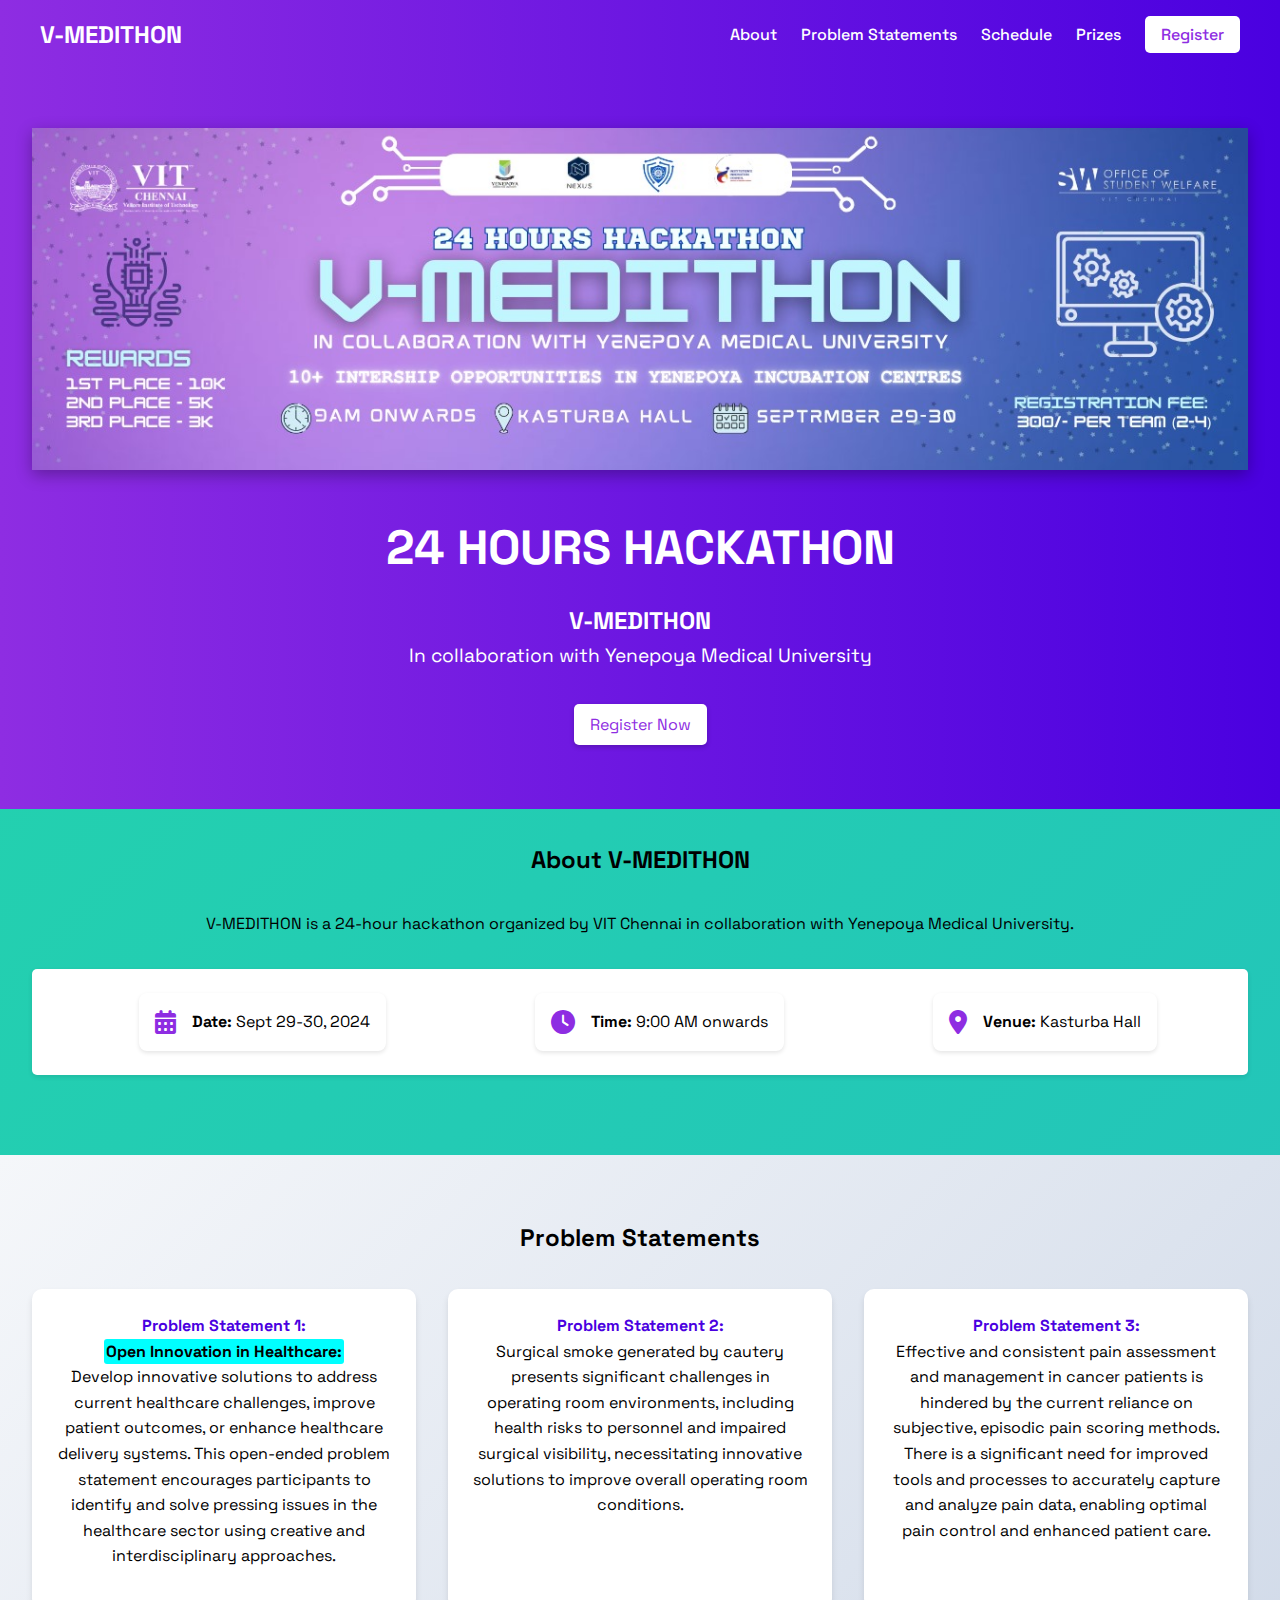
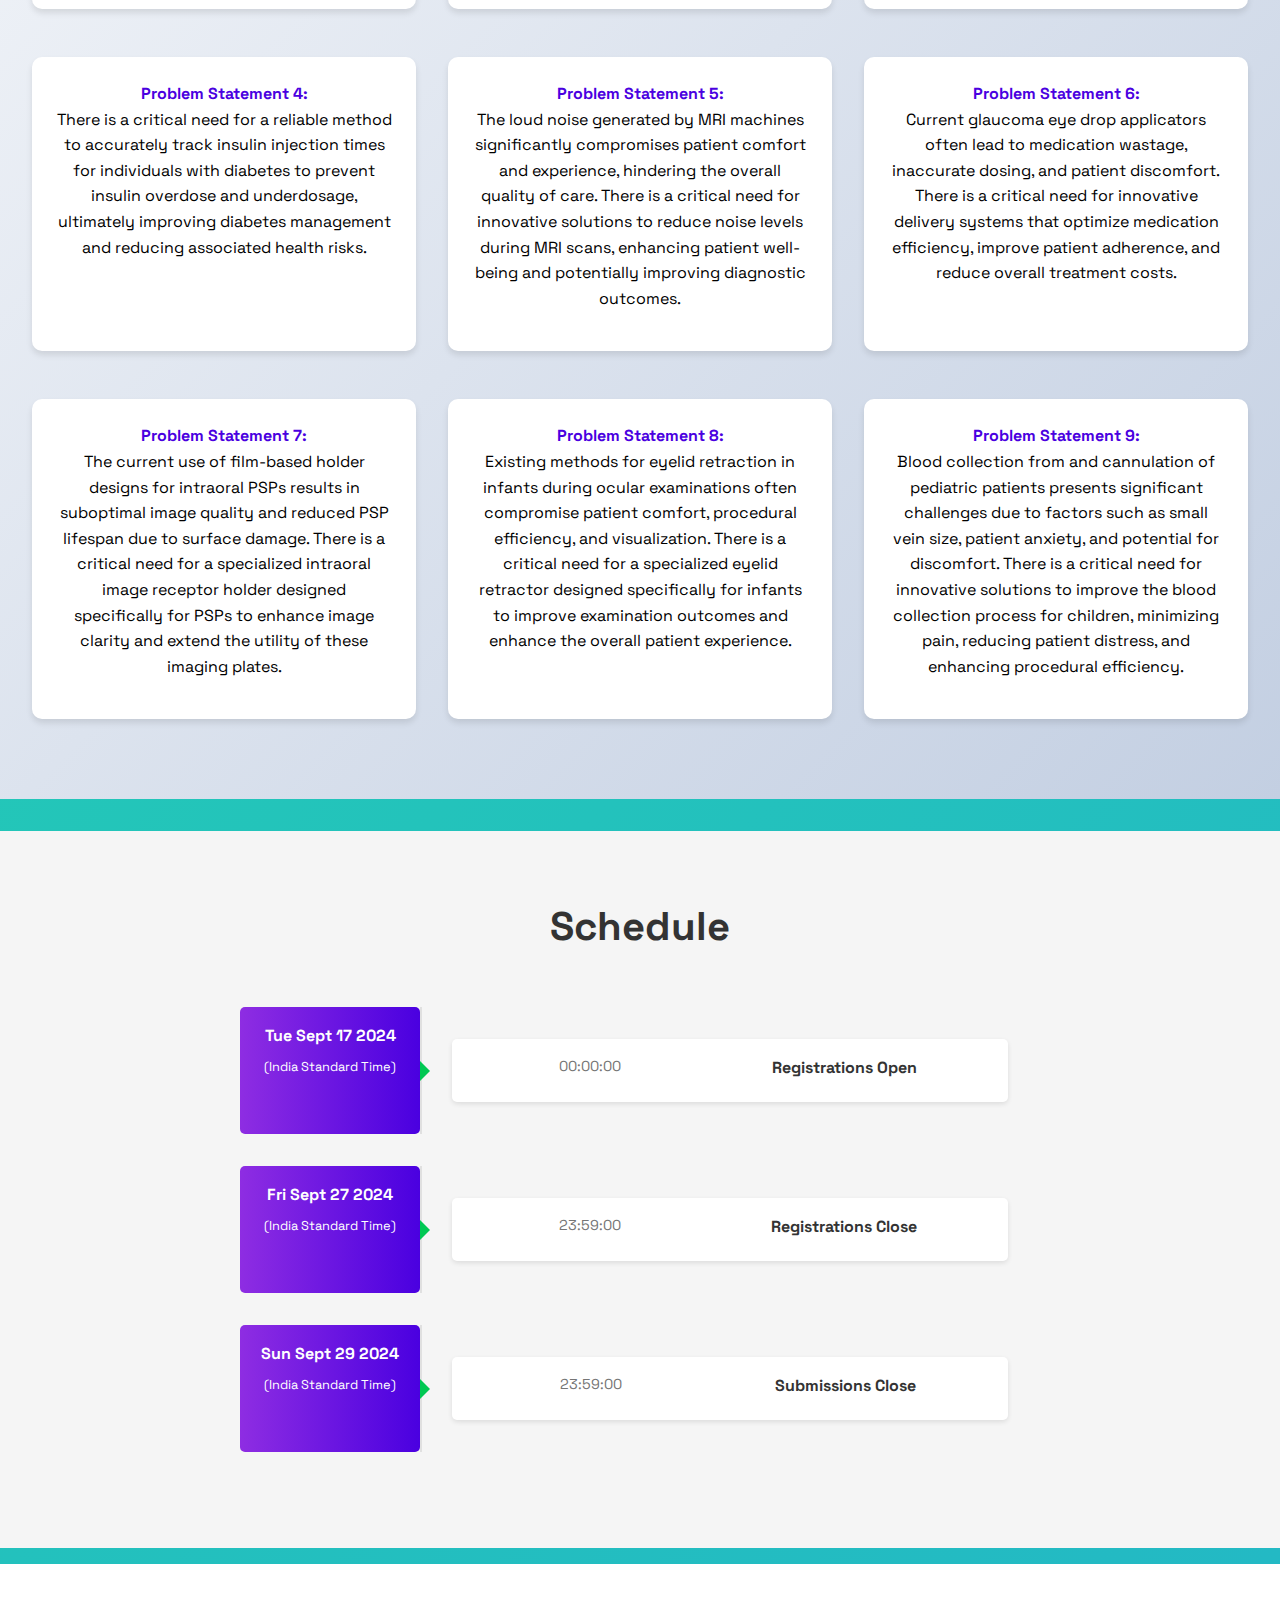
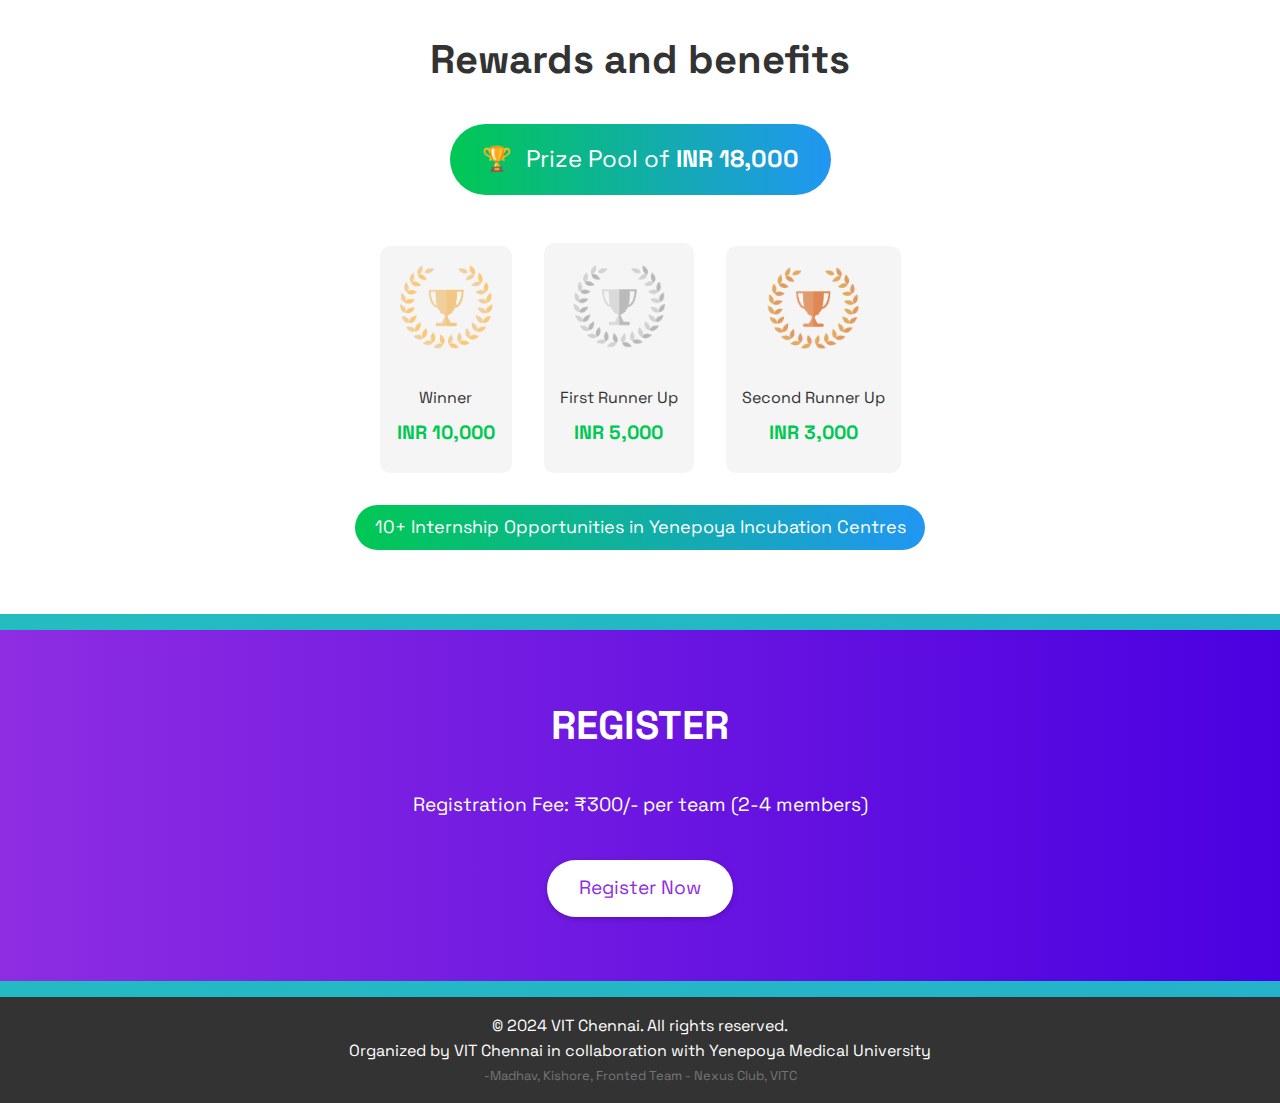
<file: index.html>
<!DOCTYPE html>
<html lang="en">
<head>
    <meta charset="UTF-8">
    <meta name="viewport" content="width=device-width, initial-scale=1.0">
    <title>V-MEDITHON - 24 Hours Hackathon</title>
    <link rel="preconnect" href="https://fonts.googleapis.com">
    <link rel="preconnect" href="https://fonts.gstatic.com" crossorigin>
    <link href="https://fonts.googleapis.com/css2?family=Space+Grotesk:wght@300..700&display=swap" rel="stylesheet">
    
    <link rel="stylesheet" href="home.css">
    <link rel="stylesheet" href="https://cdnjs.cloudflare.com/ajax/libs/font-awesome/6.4.0/css/all.min.css">
</head>
<body>
    <header>
        <nav>
            <div class="logo">V-MEDITHON</div>
            <div class="hamburger">
                <span></span>
                <span></span>
                <span></span>
            </div>
            <ul class="nav-links">
                <li><a href="#about">About</a></li>
                <li><a href="#problem-statements">Problem Statements</a></li>
                <li><a href="#timeline">Schedule</a></li>
                <li><a href="#prizes">Prizes</a></li>
                <li><a href="https://vitchennaievents.com/conf1/index.php?eventid=2270" class="nav-btn">Register</a></li>
            </ul>
        </nav>
    </header>

    <section class="hero">
        <img src="banner.jpeg" alt="V-MEDITHON Banner">
        <h1>24 HOURS HACKATHON</h1>
        <h2>V-MEDITHON</h2>
        <p>In collaboration with Yenepoya Medical University</p>
        <a href="#register" class="btn">Register Now</a>
    </section>

    <section id="about" class="section">
        <h2>About V-MEDITHON</h2>
        <p>V-MEDITHON is a 24-hour hackathon organized by VIT Chennai in collaboration with Yenepoya Medical University.</p>
        <div class="event-details">
            <div class="detail-card">
                <i class="fas fa-calendar-alt"></i>
                <p><strong>Date:</strong> Sept 29-30, 2024</p>
            </div>
            <div class="detail-card">
                <i class="fas fa-clock"></i>
                <p><strong>Time:</strong> 9:00 AM onwards</p>
            </div>
            <div class="detail-card">
                <i class="fas fa-map-marker-alt"></i>
                <p><strong>Venue:</strong> Kasturba Hall</p>
            </div>
        </div>
    </section>

    <section id="problem-statements" class="section">
        <h2>Problem Statements</h2>
        <div class="problem-grid">
            <div class="problem-card">
                <p><strong>Problem Statement 1:</strong><br> <b class="highlight">Open Innovation in Healthcare:</b> <br>Develop innovative solutions to address current healthcare challenges, improve patient outcomes, or enhance healthcare delivery systems. This open-ended problem statement encourages participants to identify and solve pressing issues in the healthcare sector using creative and interdisciplinary approaches.</p>
                
            </div>
            <div class="problem-card">
                <p><strong>Problem Statement 2:</strong> <br>Surgical smoke generated by cautery presents significant challenges in operating room environments, including health risks to personnel and impaired surgical visibility, necessitating innovative solutions to improve overall operating room conditions.</p>
                
            </div>
            <div class="problem-card">
                <p><strong>Problem Statement 3:</strong> <br>Effective and consistent pain assessment and management in cancer patients is hindered by the current reliance on subjective, episodic pain scoring methods. There is a significant need for improved tools and processes to accurately capture and analyze pain data, enabling optimal pain control and enhanced patient care.</p>
                
            </div>
            <div class="problem-card">
                <p><strong>Problem Statement 4:</strong> <br>There is a critical need for a reliable method to accurately track insulin injection times for individuals with diabetes to prevent insulin overdose and underdosage, ultimately improving diabetes management and reducing associated health risks.</p>
                
            </div>
            <div class="problem-card">
                <p><strong>Problem Statement 5:</strong> <br>The loud noise generated by MRI machines significantly compromises patient comfort and experience, hindering the overall quality of care. There is a critical need for innovative solutions to reduce noise levels during MRI scans, enhancing patient well-being and potentially improving diagnostic outcomes.</p>
                
            </div>
            <div class="problem-card">
                <p><strong>Problem Statement 6:</strong> <br>Current glaucoma eye drop applicators often lead to medication wastage, inaccurate dosing, and patient discomfort. There is a critical need for innovative delivery systems that optimize medication efficiency, improve patient adherence, and reduce overall treatment costs.</p>
                
            </div>
            <div class="problem-card">
                <p><strong>Problem Statement 7:</strong> <br>The current use of film-based holder designs for intraoral PSPs results in suboptimal image quality and reduced PSP lifespan due to surface damage. There is a critical need for a specialized intraoral image receptor holder designed specifically for PSPs to enhance image clarity and extend the utility of these imaging plates.</p>
                
            </div>
            <div class="problem-card">
                <p><strong>Problem Statement 8:</strong> <br>Existing methods for eyelid retraction in infants during ocular examinations often compromise patient comfort, procedural efficiency, and visualization. There is a critical need for a specialized eyelid retractor designed specifically for infants to improve examination outcomes and enhance the overall patient experience.</p>
                
            </div>
            <div class="problem-card">
                <p><strong>Problem Statement 9:</strong> <br>Blood collection from and cannulation of pediatric patients presents significant challenges due to factors such as small vein size, patient anxiety, and potential for discomfort. There is a critical need for innovative solutions to improve the blood collection process for children, minimizing pain, reducing patient distress, and enhancing procedural efficiency.</p>
                
            </div>
        </div>
        <button id="view-more-btn" style="display: none;">View More</button>
    </section>

    <section id="timeline" class="section">
        <h2>Schedule</h2>
        <div class="timeline">
            <div class="timeline-item">
                <div class="date-box">
                    <p class="date">Tue Sept 17 2024</p>
                    <p class="time">(India Standard Time)</p>
                </div>
                <div class="event-details">
                    <p class="event-time">00:00:00 </p>
                    <p class="event-name">Registrations Open</p>
                </div>
            </div>
            <div class="timeline-item">
                <div class="date-box">
                    <p class="date">Fri Sept 27 2024</p>
                    <p class="time">(India Standard Time)</p>
                </div>
                <div class="event-details">
                    <p class="event-time">23:59:00 </p>
                    <p class="event-name">Registrations Close</p>
                </div>
            </div>
            <div class="timeline-item">
                <div class="date-box">
                    <p class="date">Sun Sept 29 2024</p>
                    <p class="time">(India Standard Time)</p>
                </div>
                <div class="event-details">
                    <p class="event-time">23:59:00 </p>
                    <p class="event-name">Submissions Close</p>
                </div>
            </div>
           
        </div>
    </section>

    <section id="prizes" class="section">
        <h2>Rewards and benefits</h2>
        <div class="prize-pool">
            <span class="trophy-icon">🏆</span>
            Prize Pool of <span class="prize-amount">INR 18,000</span>
        </div>
        <div class="trophy-container">
            <div class="trophy second-runner">
                <img src="gold.png" alt="Gold Trophy">
                <p>Winner</p>
                <p class="prize-amount">INR 10,000</p>
            </div>
            <div class="trophy winner">
                <img src="silver.png" alt="Silver Trophy">
                <p>First Runner Up</p>
                <p class="prize-amount">INR 5,000</p>
            </div>
            <div class="trophy first-runner">
                <img src="bronze.png" alt="Bronze Trophy">
                <p>Second Runner Up</p>
                <p class="prize-amount">INR 3,000</p>
            </div>
        </div>

        <div class="internship">
            <p>10+ Internship Opportunities in Yenepoya Incubation Centres</p>
        </div>
    </section>

    <section id="register" class="section">
        <h2>Register</h2>
        <p>Registration Fee: ₹300/- per team (2-4 members)</p>
        <a href="https://vitchennaievents.com/conf1/index.php?eventid=2270" class="btn">Register Now</a>
    </section>

    <footer>
        <p>&copy; 2024 VIT Chennai. All rights reserved.</p>
        <p>Organized by VIT Chennai in collaboration with Yenepoya Medical University</p>
        <p id="madkis">-Madhav, Kishore, Fronted Team - Nexus Club, VITC</p>
    </footer>

    
    <script src="home.js"></script>
</body>
</html>
</file>
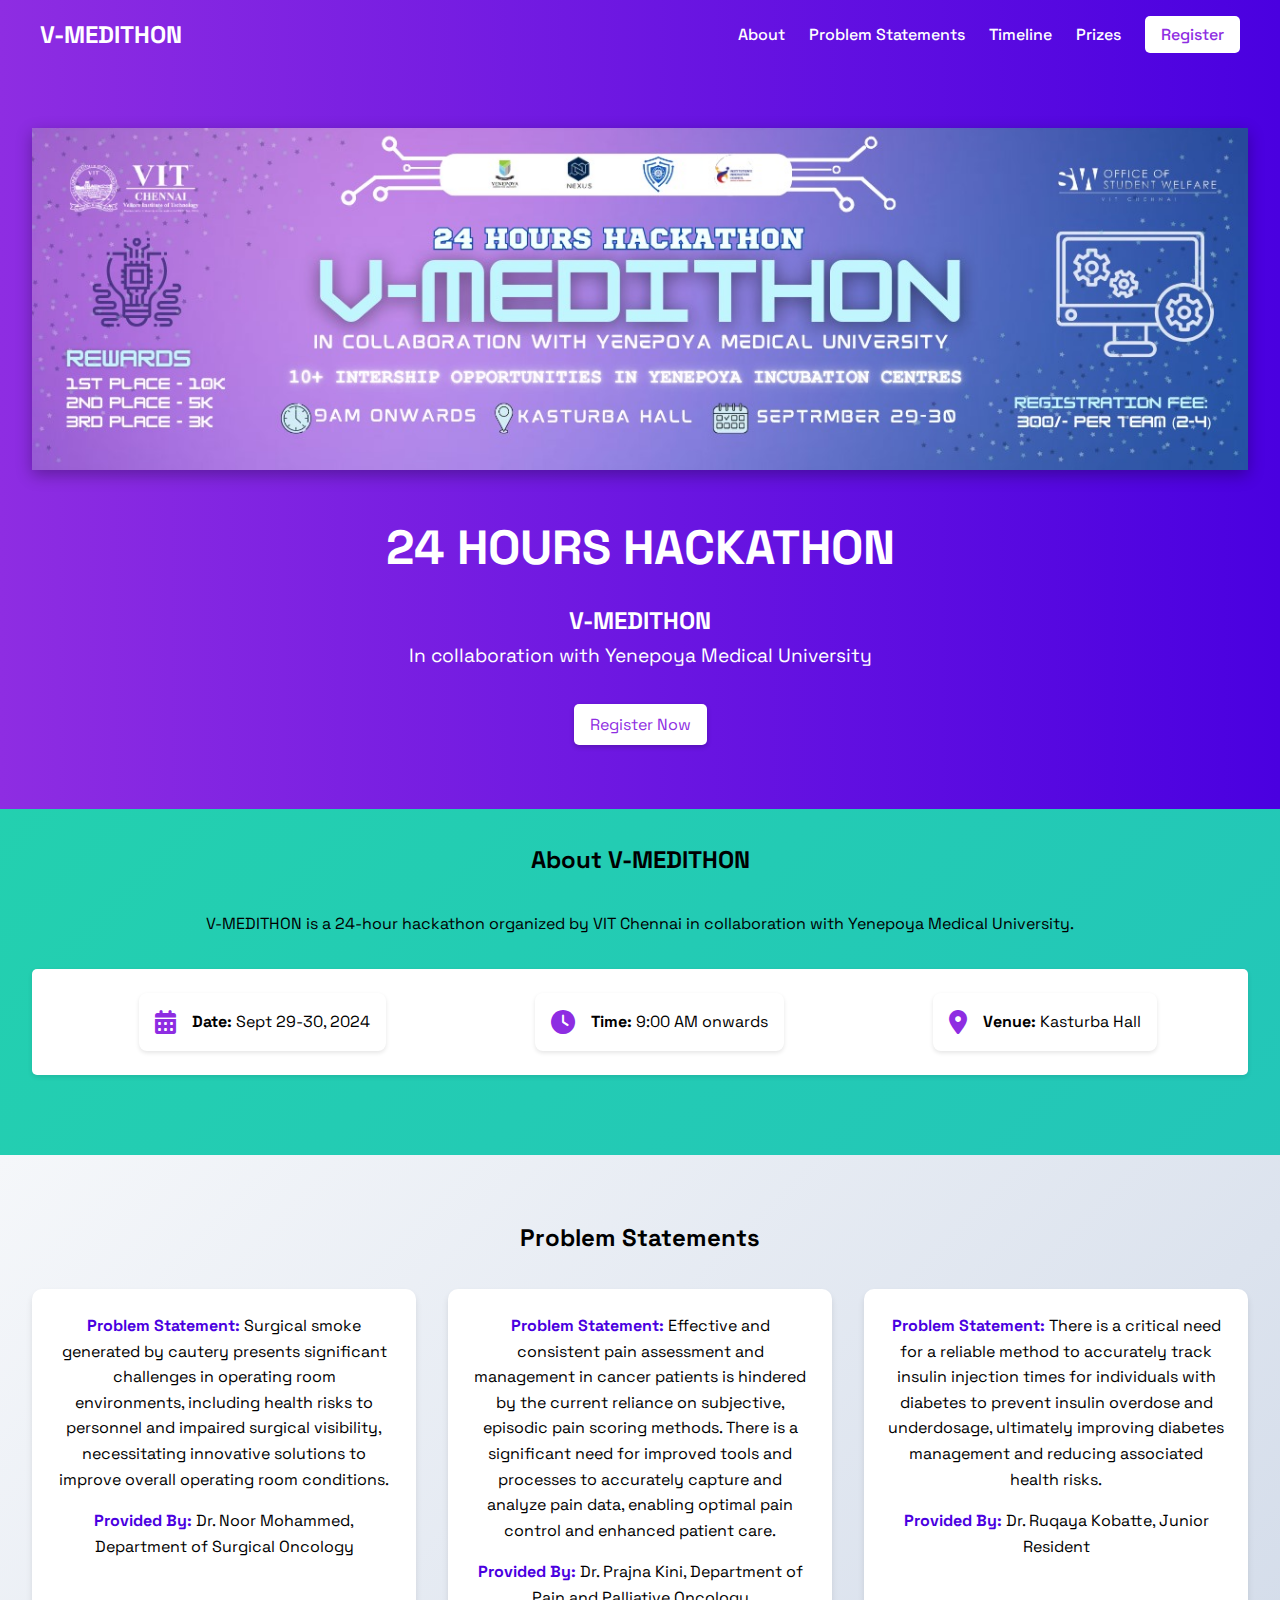
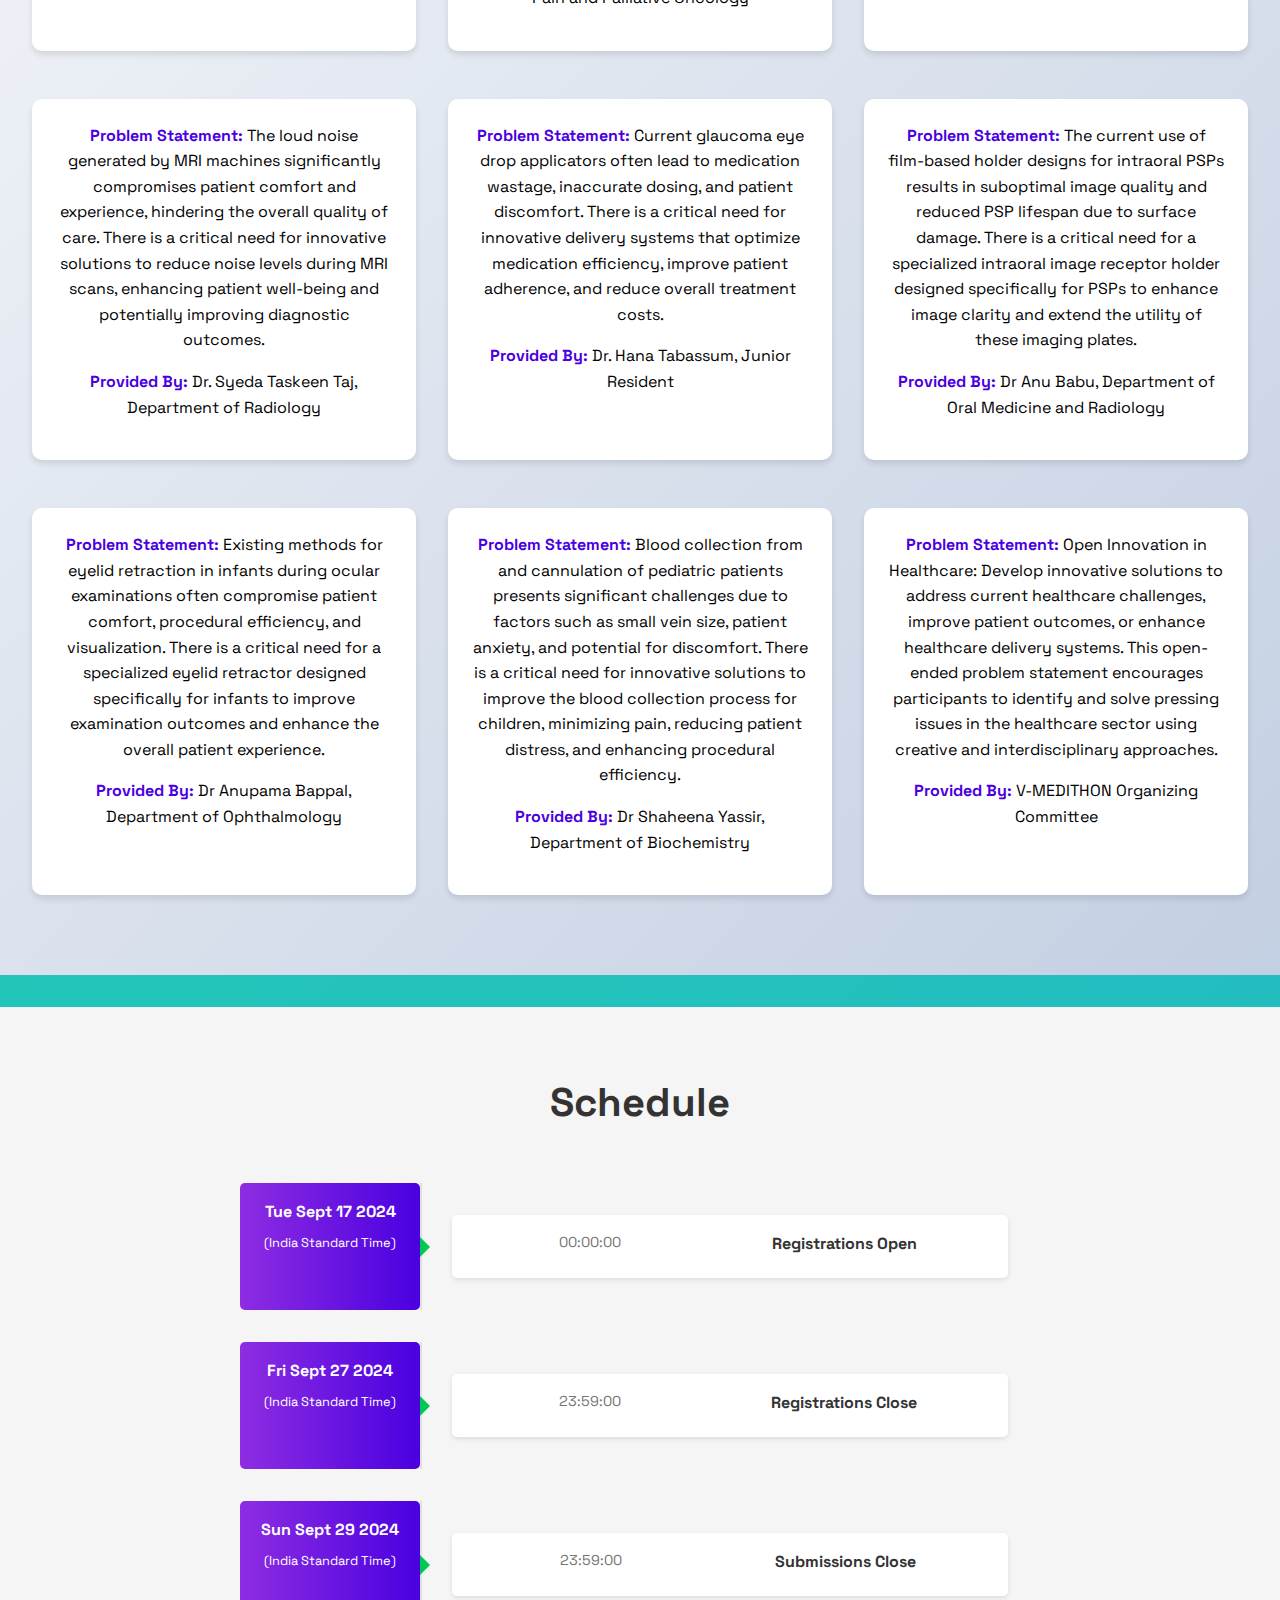
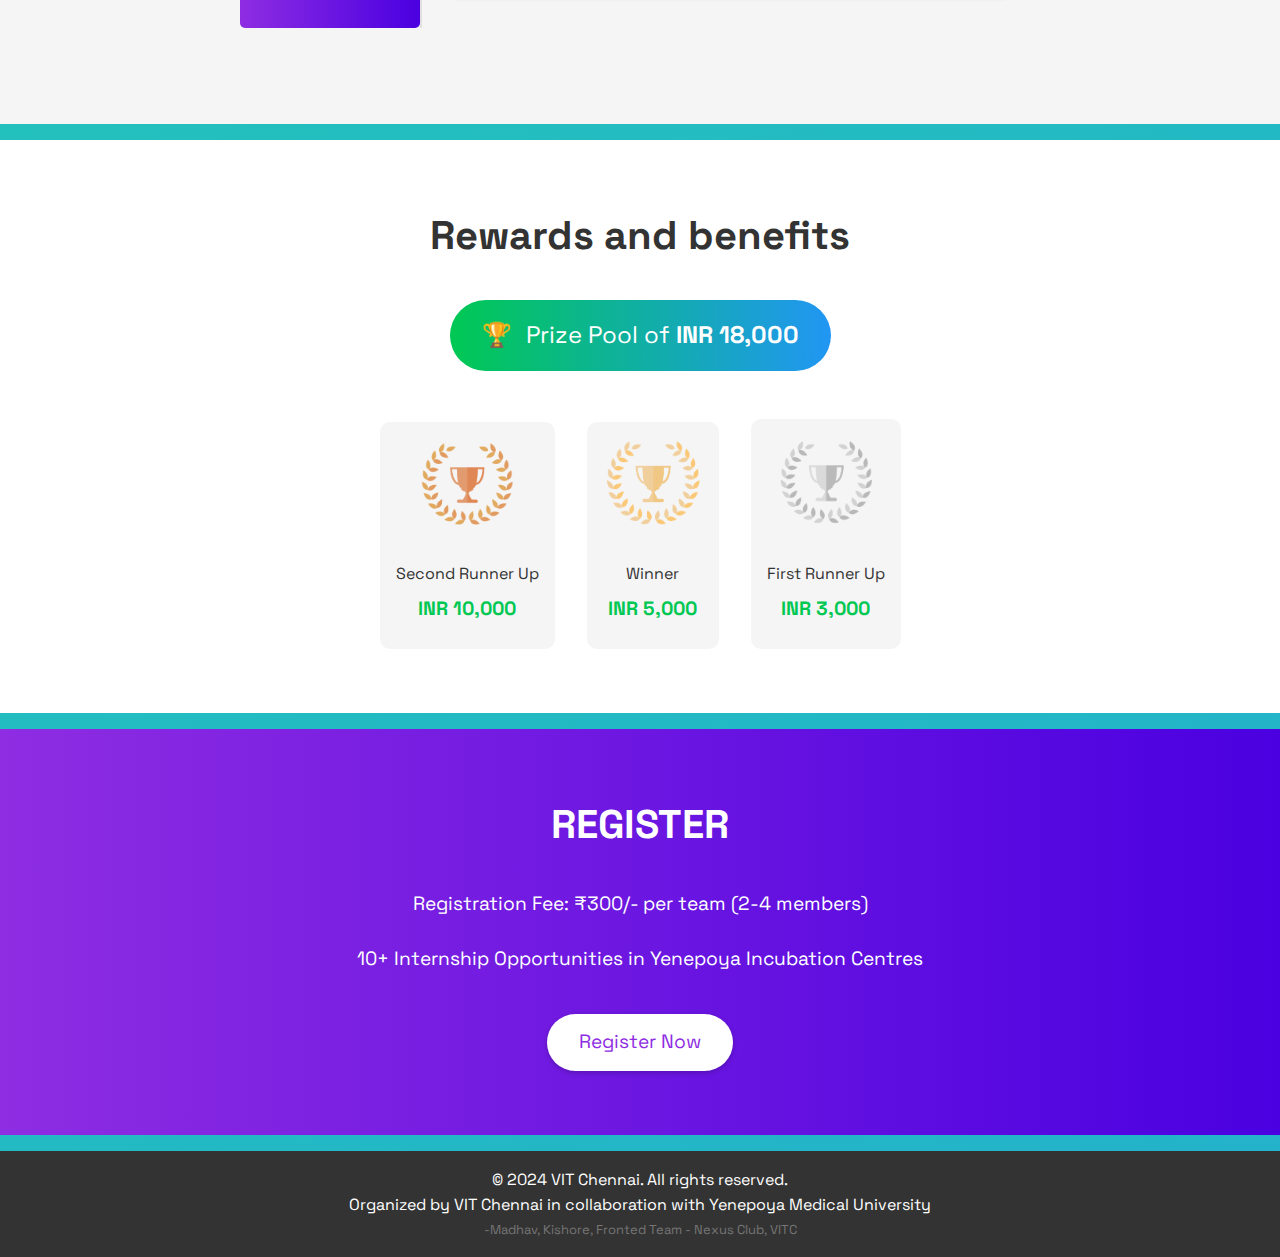
<file: home.html>
<!DOCTYPE html>
<html lang="en">
<head>
    <meta charset="UTF-8">
    <meta name="viewport" content="width=device-width, initial-scale=1.0">
    <title>V-MEDITHON - 24 Hours Hackathon</title>
    <link rel="preconnect" href="https://fonts.googleapis.com">
    <link rel="preconnect" href="https://fonts.gstatic.com" crossorigin>
    <link href="https://fonts.googleapis.com/css2?family=Space+Grotesk:wght@300..700&display=swap" rel="stylesheet">
    
    <link rel="stylesheet" href="home.css">
    <link rel="stylesheet" href="https://cdnjs.cloudflare.com/ajax/libs/font-awesome/6.4.0/css/all.min.css">
</head>
<body>
    <header>
        <nav>
            <div class="logo">V-MEDITHON</div>
            <div class="hamburger">
                <span></span>
                <span></span>
                <span></span>
            </div>
            <ul class="nav-links">
                <li><a href="#about">About</a></li>
                <li><a href="#problem-statements">Problem Statements</a></li>
                <li><a href="#timeline">Timeline</a></li>
                <li><a href="#prizes">Prizes</a></li>
                <li><a href="#register" class="nav-btn">Register</a></li>
            </ul>
        </nav>
    </header>

    <section class="hero">
        <img src="banner.jpeg" alt="V-MEDITHON Banner">
        <h1>24 HOURS HACKATHON</h1>
        <h2>V-MEDITHON</h2>
        <p>In collaboration with Yenepoya Medical University</p>
        <a href="#register" class="btn">Register Now</a>
    </section>

    <section id="about" class="section">
        <h2>About V-MEDITHON</h2>
        <p>V-MEDITHON is a 24-hour hackathon organized by VIT Chennai in collaboration with Yenepoya Medical University.</p>
        <div class="event-details">
            <div class="detail-card">
                <i class="fas fa-calendar-alt"></i>
                <p><strong>Date:</strong> Sept 29-30, 2024</p>
            </div>
            <div class="detail-card">
                <i class="fas fa-clock"></i>
                <p><strong>Time:</strong> 9:00 AM onwards</p>
            </div>
            <div class="detail-card">
                <i class="fas fa-map-marker-alt"></i>
                <p><strong>Venue:</strong> Kasturba Hall</p>
            </div>
        </div>
    </section>

    <section id="problem-statements" class="section">
        <h2>Problem Statements</h2>
        <div class="problem-grid">
            <div class="problem-card">
                <p><strong>Problem Statement:</strong> Surgical smoke generated by cautery presents significant challenges in operating room environments, including health risks to personnel and impaired surgical visibility, necessitating innovative solutions to improve overall operating room conditions.</p>
                <p><strong>Provided By:</strong> Dr. Noor Mohammed, Department of Surgical Oncology</p>
            </div>
            <div class="problem-card">
                <p><strong>Problem Statement:</strong> Effective and consistent pain assessment and management in cancer patients is hindered by the current reliance on subjective, episodic pain scoring methods. There is a significant need for improved tools and processes to accurately capture and analyze pain data, enabling optimal pain control and enhanced patient care.</p>
                <p><strong>Provided By:</strong> Dr. Prajna Kini, Department of Pain and Palliative Oncology</p>
            </div>
            <div class="problem-card">
                <p><strong>Problem Statement:</strong> There is a critical need for a reliable method to accurately track insulin injection times for individuals with diabetes to prevent insulin overdose and underdosage, ultimately improving diabetes management and reducing associated health risks.</p>
                <p><strong>Provided By:</strong> Dr. Ruqaya Kobatte, Junior Resident</p>
            </div>
            <div class="problem-card">
                <p><strong>Problem Statement:</strong> The loud noise generated by MRI machines significantly compromises patient comfort and experience, hindering the overall quality of care. There is a critical need for innovative solutions to reduce noise levels during MRI scans, enhancing patient well-being and potentially improving diagnostic outcomes.</p>
                <p><strong>Provided By:</strong> Dr. Syeda Taskeen Taj, Department of Radiology</p>
            </div>
            <div class="problem-card">
                <p><strong>Problem Statement:</strong> Current glaucoma eye drop applicators often lead to medication wastage, inaccurate dosing, and patient discomfort. There is a critical need for innovative delivery systems that optimize medication efficiency, improve patient adherence, and reduce overall treatment costs.</p>
                <p><strong>Provided By:</strong> Dr. Hana Tabassum, Junior Resident</p>
            </div>
            <div class="problem-card">
                <p><strong>Problem Statement:</strong> The current use of film-based holder designs for intraoral PSPs results in suboptimal image quality and reduced PSP lifespan due to surface damage. There is a critical need for a specialized intraoral image receptor holder designed specifically for PSPs to enhance image clarity and extend the utility of these imaging plates.</p>
                <p><strong>Provided By:</strong> Dr Anu Babu, Department of Oral Medicine and Radiology</p>
            </div>
            <div class="problem-card">
                <p><strong>Problem Statement:</strong> Existing methods for eyelid retraction in infants during ocular examinations often compromise patient comfort, procedural efficiency, and visualization. There is a critical need for a specialized eyelid retractor designed specifically for infants to improve examination outcomes and enhance the overall patient experience.</p>
                <p><strong>Provided By:</strong> Dr Anupama Bappal, Department of Ophthalmology</p>
            </div>
            <div class="problem-card">
                <p><strong>Problem Statement:</strong> Blood collection from and cannulation of pediatric patients presents significant challenges due to factors such as small vein size, patient anxiety, and potential for discomfort. There is a critical need for innovative solutions to improve the blood collection process for children, minimizing pain, reducing patient distress, and enhancing procedural efficiency.</p>
                <p><strong>Provided By:</strong> Dr Shaheena Yassir, Department of Biochemistry</p>
            </div>
            <div class="problem-card">
                <p><strong>Problem Statement:</strong> Open Innovation in Healthcare: Develop innovative solutions to address current healthcare challenges, improve patient outcomes, or enhance healthcare delivery systems. This open-ended problem statement encourages participants to identify and solve pressing issues in the healthcare sector using creative and interdisciplinary approaches.</p>
                <p><strong>Provided By:</strong> V-MEDITHON Organizing Committee</p>
            </div>
        </div>
        <button id="view-more-btn" style="display: none;">View More</button>
    </section>

    <section id="timeline" class="section">
        <h2>Schedule</h2>
        <div class="timeline">
            <div class="timeline-item">
                <div class="date-box">
                    <p class="date">Tue Sept 17 2024</p>
                    <p class="time">(India Standard Time)</p>
                </div>
                <div class="event-details">
                    <p class="event-time">00:00:00</p>
                    <p class="event-name">Registrations Open</p>
                </div>
            </div>
            <div class="timeline-item">
                <div class="date-box">
                    <p class="date">Fri Sept 27 2024</p>
                    <p class="time">(India Standard Time)</p>
                </div>
                <div class="event-details">
                    <p class="event-time">23:59:00</p>
                    <p class="event-name">Registrations Close</p>
                </div>
            </div>
            <div class="timeline-item">
                <div class="date-box">
                    <p class="date">Sun Sept 29 2024</p>
                    <p class="time">(India Standard Time)</p>
                </div>
                <div class="event-details">
                    <p class="event-time">23:59:00</p>
                    <p class="event-name">Submissions Close</p>
                </div>
            </div>
           
        </div>
    </section>

    <section id="prizes" class="section">
        <h2>Rewards and benefits</h2>
        <div class="prize-pool">
            <span class="trophy-icon">🏆</span>
            Prize Pool of <span class="prize-amount">INR 18,000</span>
        </div>
        <div class="trophy-container">
            <div class="trophy second-runner">
                <img src="bronze.png" alt="Bronze Trophy">
                <p>Second Runner Up</p>
                <p class="prize-amount">INR 10,000</p>
            </div>
            <div class="trophy winner">
                <img src="gold.png" alt="Gold Trophy">
                <p>Winner</p>
                <p class="prize-amount">INR 5,000</p>
            </div>
            <div class="trophy first-runner">
                <img src="silver.png" alt="Silver Trophy">
                <p>First Runner Up</p>
                <p class="prize-amount">INR 3,000</p>
            </div>
        </div>
    </section>

    <section id="register" class="section">
        <h2>Register</h2>
        <p>Registration Fee: ₹300/- per team (2-4 members)</p>
        <p>10+ Internship Opportunities in Yenepoya Incubation Centres</p>
        <a href="#" class="btn">Register Now</a>
    </section>

    <footer>
        <p>&copy; 2024 VIT Chennai. All rights reserved.</p>
        <p>Organized by VIT Chennai in collaboration with Yenepoya Medical University</p>
        <p id="madkis">-Madhav, Kishore, Fronted Team - Nexus Club, VITC</p>
    </footer>

    
    <script src="home.js"></script>
</body>
</html>
</file>
<file: home.css>
* {
    margin: 0;
    padding: 0;
    box-sizing: border-box;
}
.highlight {
    background-color: cyan;
    padding: 2px;
    border-radius: 3px;
}
body {
    font-family: 'Space Grotesk', Arial, sans-serif;
    line-height: 1.6;
    background: linear-gradient(135deg, #f5f7fa 0%, #c3cfe2 100%);
}
header {
    background: linear-gradient(to right, #8e2de2, #4a00e0);
    color: white;
    padding: 1rem;
    position: fixed;
    width: 100%;
    z-index: 1000;
}
nav {
    display: flex;
    justify-content: space-between;
    align-items: center;
    max-width: 1200px;
    margin: 0 auto;
}
.logo {
    font-size: 1.5rem;
    font-weight: bold;
}
nav ul {
    display: flex;
    list-style: none;
    align-items: center;
}
nav ul li {
    margin-left: 1.5rem;
}
nav ul li a {
    color: white;
    text-decoration: none;
    font-weight: 500;
    transition: color 0.3s ease;
    position: relative;
    padding-bottom: 5px;
}
nav ul li a::after {
    content: '';
    position: absolute;
    width: 0;
    height: 2px;
    bottom: 0;
    left: 0;
    background-color: white;
    transition: width 0.3s ease;
}
nav ul li a:hover {
    color: #f0f0f0;
}
nav ul li a:hover::after {
    width: 100%;
}
.nav-btn {
    background: white;
    color: #8e2de2;
    padding: 0.5rem 1rem;
    border-radius: 5px;
    transition: all 0.3s ease;
}
.nav-btn:hover {
    background: linear-gradient(to right, #8e2de2, #4a00e0);
    color: white;
    transform: translateY(-2px);
    box-shadow: 0 4px 8px rgba(15, 110, 188, 0.1);
}
.hero {
    background: linear-gradient(to right, #8e2de2, #4a00e0);
    color: white;
    text-align: center;
    padding: 8rem 2rem 4rem;
}
.hero img {
    max-width: 100%;
    height: auto;
    margin-bottom: 2rem;
    box-shadow: 0 5px 15px rgba(0,0,0,0.3);
    transition: transform 0.3s ease, box-shadow 0.3s ease;
}
.hero img:hover {
    transform: scale(1.02);
    box-shadow: 0 8px 20px rgba(0,0,0,0.4);
}
.hero h1 {
    font-size: 3rem;
    margin-bottom: 1rem;
}
.hero p {
    font-size: 1.2rem;
    margin-bottom: 2rem;
}
.btn {
    display: inline-block;
    background: white;
    color: #8e2de2;
    padding: 0.5rem 1rem;
    text-decoration: none;
    border-radius: 5px;
    transition: all 0.3s ease;
    box-shadow: 0 2px 5px rgba(0,0,0,0.2);
}
.btn:hover {
    background: #f0f0f0;
    transform: translateY(-2px);
    box-shadow: 0 4px 8px rgba(0,0,0,0.3);
}
.section {
    padding: 1rem 0rem; 
    margin: 1rem 0; 
    text-align: center; 
}
.section h2 {
    text-align: center;
    margin-bottom: 2rem;
}
.grid {
    display: grid;
    grid-template-columns: repeat(auto-fit, minmax(250px, 1fr));
    gap: 2rem;
}
.card {
    background: white;
    padding: 2rem;
    margin: 0.5rem;
    border-radius: 5px;
    box-shadow: 0px 2px 5px rgba(0,0,0,0.1);
    text-align: center;
    transition: transform 0.3s ease, box-shadow 0.3s ease;
}
.card:hover {
    transform: translateY(-5px);
    box-shadow: 0 5px 15px rgba(0,0,0,0.2);
}
footer {
    background: #333;
    color: white;
    text-align: center;
    padding: 1rem;
}


h1, h2, h3, h4, h5, h6 {
    font-weight: 700; 
}


.light-text {
    font-weight: 300;
}


p {
    font-weight: 400;
}


body {
    background: linear-gradient(-45deg, #ee7752, #e73c7e, #23a6d5, #23d5ab);
    background-size: 400% 400%;
    animation: gradient 15s ease infinite;
    
}



#register {
    background: linear-gradient(to right, #8e2de2, #4a00e0);
    color: white;
    padding: 4rem 2rem;
    text-align: center;
}

#register h2 {
    font-size: 2.5rem;
    margin-bottom: 2rem;
    text-transform: uppercase;
}

#register p {
    font-size: 1.2rem;
    margin-bottom: 1.5rem;
    max-width: 600px;
    margin-left: auto;
    margin-right: auto;
}

#register .btn {
    font-size: 1.2rem;
    padding: 0.8rem 2rem;
    background: white;
    color: #8e2de2;
    border: none;
    border-radius: 30px;
    cursor: pointer;
    transition: all 0.3s ease;
    display: inline-block;
    text-decoration: none;
    margin-top: 1rem;
}

#register .btn:hover {
    background: #f0f0f0;
    transform: translateY(-3px);
    box-shadow: 0 4px 15px rgba(255, 255, 255, 0.2);
}

#problem-statements {
    background: linear-gradient(135deg, #f5f7fa 0%, #c3cfe2 100%);
    padding: 4rem 2rem; 
    margin: 2rem 0; 
}

.problem-grid {
    display: grid;
    grid-template-columns: repeat(auto-fit, minmax(300px, 1fr));
    gap: 2rem;
    margin-top: 2rem; 
}

.problem-card {
    background: white;
    padding: 1.5rem;
    border-radius: 10px;
    box-shadow: 0 4px 6px rgba(0, 0, 0, 0.1);
    transition: transform 0.3s ease, box-shadow 0.3s ease;
    margin-bottom: 1rem; 
}

.problem-card:hover {
    transform: translateY(-5px);
    box-shadow: 0 6px 12px rgba(0, 0, 0, 0.15);
}

.problem-card h3 {
    color: #8e2de2;
    margin-bottom: 1rem;
}

.problem-card p {
    margin-bottom: 1rem;
}

.problem-card strong {
    color: #4a00e0;
}
@keyframes gradient {
    0% {
        background-position: 0% 50%;
    }
    50% {
        background-position: 100% 50%;
    }
    100% {
        background-position: 0% 50%;
    }
}

body {
    background: linear-gradient(-45deg, #ee7752, #e73c7e, #23a6d5, #23d5ab);
    background-size: 400% 400%;
    animation: gradient 15s ease infinite;
    
}

.event-details {
    display: flex;
    justify-content: space-around;
    flex-wrap: wrap;
    margin-top: 2rem;
    text-align: left; 
}

.detail-card {
    display: flex;
    align-items: center;
    background: white;
    padding: 1rem;
    border-radius: 8px;
    box-shadow: 0 2px 4px rgba(0,0,0,0.1);
    margin: 0.5rem;
    transition: transform 0.3s ease, box-shadow 0.3s ease;
}

.detail-card:hover {
    transform: translateY(-3px);
    box-shadow: 0 4px 8px rgba(0,0,0,0.15);
}

.detail-card i {
    font-size: 1.5rem;
    color: #8e2de2;
    margin-right: 1rem;
}

.detail-card p {
    margin: 0;
}

#prizes {
    background-color: white;
    padding: 4rem 2rem;
    text-align: center;
}

#prizes h2 {
    font-size: 2.5rem;
    margin-bottom: 2rem;
    color: #333;
}

.prize-pool {
    
    background: linear-gradient(to right, #00c853, #2196f3);
    color: white;
    font-size: 1.5rem;
    padding: 1rem 2rem;
    border-radius: 50px;
    display: inline-block;
    margin-bottom: 3rem;
}
.internship{
    margin-top: 2rem;
    background: linear-gradient(to right, #00c853, #2196f3);
    color: white;
    font-size: 1.5rem;
    padding: 0.5rem 1.2rem;
    border-radius: 50px;
    display: inline-block;
    font-size: large;

}

.trophy-icon {
    margin-right: 0.5rem;
}

.prize-amount {
    font-weight: bold;
}

.trophy-container {
    display: flex;
    justify-content: center;
    align-items: flex-end;
    gap: 2rem;
    flex-wrap: wrap;
}

.trophy {
    text-align: center;
    padding: 1rem;
    background-color: #f5f5f5;
    border-radius: 10px;
    transition: transform 0.3s ease;
}

.trophy:hover {
    transform: translateY(-10px);
}

.trophy img {
    width: 100px;
    height: auto;
    margin-bottom: 1rem;
}

.trophy p {
    margin: 0.5rem 0;
    color: #333;
}

.trophy .prize-amount {
    color: #00c853;
    font-size: 1.2rem;
}

.winner {
    order: 2;
}

.first-runner {
    order: 3;
}

.second-runner {
    order: 1;
}

@media (max-width: 768px) {
    .trophy-container {
        flex-direction: column;
        align-items: center;
    }

    .trophy {
        width: 80%;
        max-width: 300px;
        margin-bottom: 2rem;
    }

    .winner, .first-runner, .second-runner {
        order: initial;
    }
}

/* Animations */
@keyframes fadeIn {
    from { opacity: 0; transform: translateY(20px); }
    to { opacity: 1; transform: translateY(0); }
}

@keyframes bounce {
    0%, 20%, 50%, 80%, 100% { transform: translateY(0); }
    40% { transform: translateY(-20px); }
    60% { transform: translateY(-10px); }
}

@keyframes pulse {
    0% { transform: scale(1); }
    50% { transform: scale(1.05); }
    100% { transform: scale(1); }
}

@keyframes slideIn {
    from { opacity: 0; transform: translateX(-50px); }
    to { opacity: 1; transform: translateX(0); }
}


.section {
    animation: fadeIn 1s ease-out;
}

.prize-amount {
    animation: bounce 2s ease infinite;
}

.nav-btn, #register .btn {
    animation: pulse 2s infinite;
}

.problem-card {
    animation: slideIn 0.5s ease-out;
}


.problem-card:nth-child(1) { animation-delay: 0.1s; }
.problem-card:nth-child(2) { animation-delay: 0.2s; }
.problem-card:nth-child(3) { animation-delay: 0.3s; }
.problem-card:nth-child(4) { animation-delay: 0.4s; }
.problem-card:nth-child(5) { animation-delay: 0.5s; }
.problem-card:nth-child(6) { animation-delay: 0.6s; }
.problem-card:nth-child(7) { animation-delay: 0.7s; }
.problem-card:nth-child(8) { animation-delay: 0.8s; }
.problem-card:nth-child(9) { animation-delay: 0.9s; }

#timeline {
    padding: 4rem 2rem;
    background-color: #f5f5f5;
}

#timeline h2 {
    text-align: center;
    margin-bottom: 3rem;
    font-size: 2.5rem;
    color: #333;
}

.timeline {
    max-width: 800px;
    margin: 0 auto;
}

.timeline-item {
    display: flex;
    margin-bottom: 2rem;
    position: relative;
}

.timeline-item::before {
    content: '';
    position: absolute;
    left: 180px;
    top: 0;
    bottom: 0;
    width: 2px;
    background-color: #e0e0e0;
}

.date-box {
    width: 180px;
    background: linear-gradient(to right, #8e2de2, #4a00e0);
    color: white;
    padding: 1rem;
    border-radius: 5px;
    position: relative;
    z-index: 1;
}

.date-box::after {
    content: '';
    position: absolute;
    right: -10px;
    top: 50%;
    transform: translateY(-50%);
    border-left: 10px solid #00c853;
    border-top: 10px solid transparent;
    border-bottom: 10px solid transparent;
}

.date {
    font-weight: bold;
    margin-bottom: 0.5rem;
}

.time {
    font-size: 0.8rem;
}

.event-details {
    flex-grow: 1;
    padding: 1rem 1rem 1rem 2rem;
    background-color: white;
    border-radius: 5px;
    box-shadow: 0 2px 5px rgba(0,0,0,0.1);
    margin-left: 2rem;
    margin-bottom: 2rem;
    margin-right: 2rem;
}

.event-time {
    color: #757575;
    font-size: 0.9rem;
    margin-bottom: 0.5rem;
}

.event-name {
    font-weight: bold;
    color: #333;
}

.event-extra {
    margin-top: 0.5rem;
    color: #757575;
}
.hamburger {
    display: none;
    flex-direction: column;
    cursor: pointer;
}

.hamburger span {
    width: 25px;
    height: 3px;
    background-color: white;
    margin: 2px 0;
    transition: 0.4s;
}
#madkis{
    margin-top: 2px;
    
    font-size: small;
    color: #757575;
}

@media (max-width: 768px) {
    .timeline-item {
        flex-direction: column;
    }

    .timeline-item::before {
        left: 20px;
    }

    .date-box {
        width: 100%;
        margin-bottom: 1rem;
    }

    .date-box::after {
        display: none;
    }

    
    .hamburger {
        display: flex;
    }

    .nav-links {
        position: fixed;
        right: -100%;
        top: 70px;
        flex-direction: column;
        background-color: #8e2de2;
        width: 100%;
        text-align: center;
        transition: 0.3s;
    }

    .nav-links.active {
        right: 0;
    }
    .nav-links li {
        margin: 10px 0;
    }

    .nav-links li a {
        font-size: 1.2rem;
    }
    .problem-card:nth-child(n+3) {
        display: none;
    }

    .problem-card.show {
        display: block;
    }
    #view-more-btn {
        display: block;
        margin: 1rem auto;
        padding: 1rem 3rem;
        background: linear-gradient(to right, #8e2de2, #4a00e0);
        color: white;
        border: none;
        border-radius: 5px;
        cursor: pointer;
        transition: all 0.3s ease;
        font-size: 1.0rem;  
    }

    #view-more-btn:hover {
        background: linear-gradient(to right, #7b27c1, #3e00b3);
    }
}
</file>
